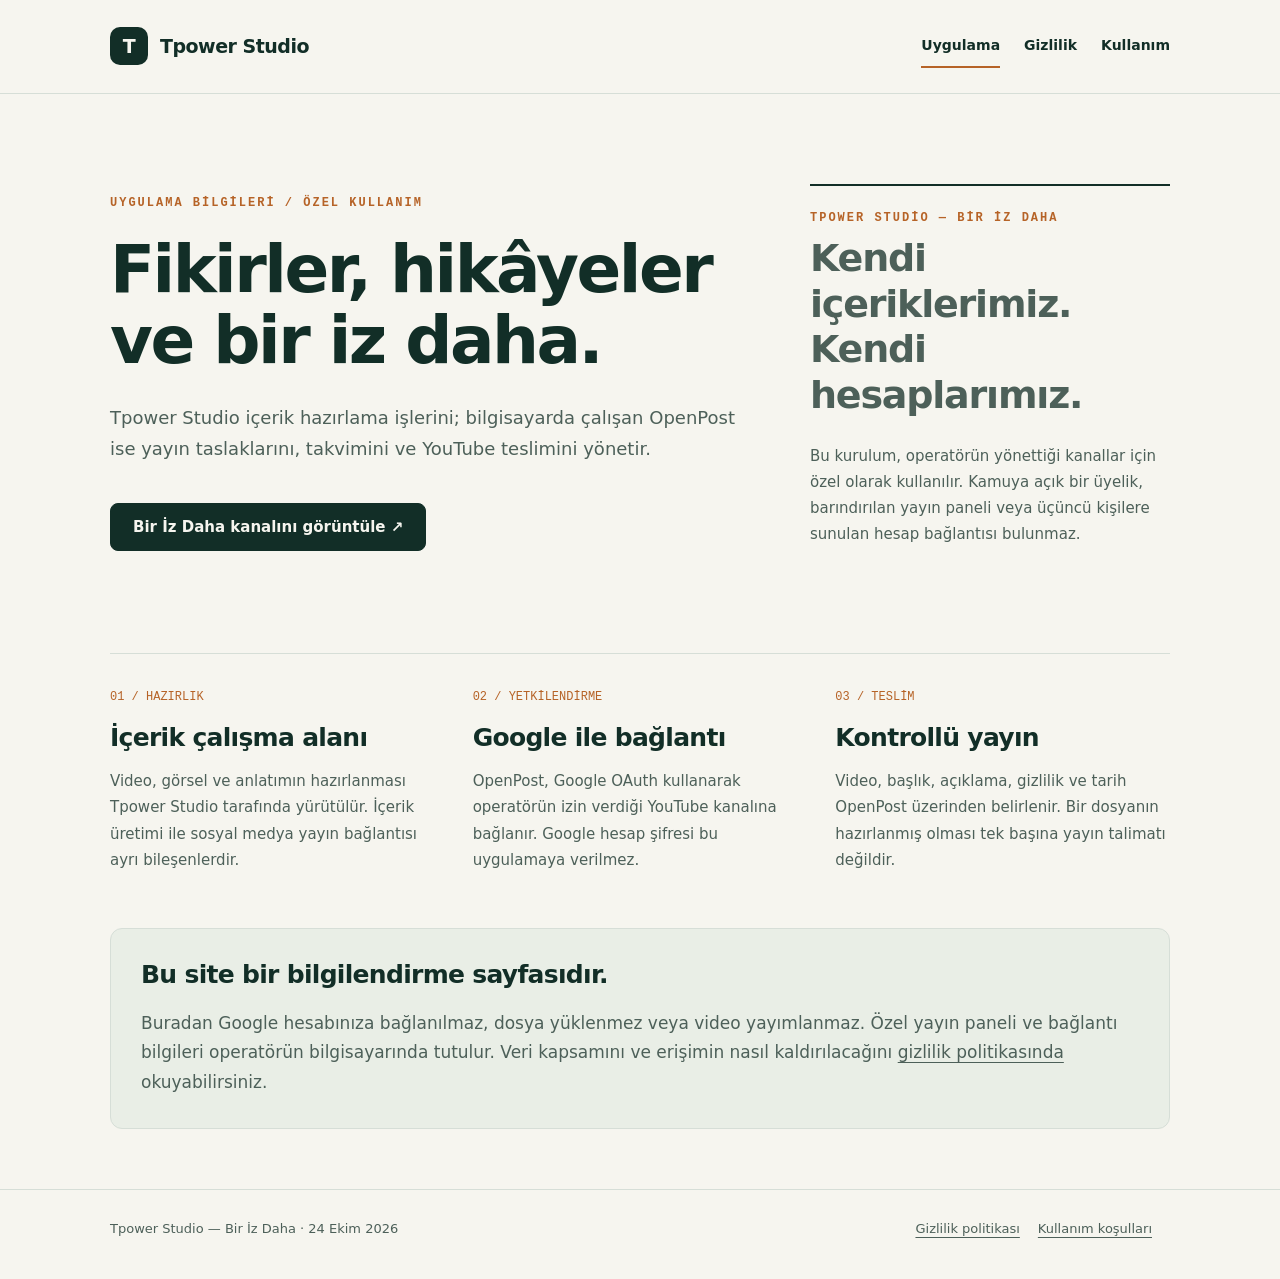
<file: index.html>
<!doctype html>
<html lang="tr"><head><meta charset="utf-8"><meta name="viewport" content="width=device-width,initial-scale=1"><meta name="description" content="Tpower Studio ve yerel OpenPost kurulumu hakkında uygulama, Google yetkilendirmesi ve veri kullanımı bilgileri."><meta name="referrer" content="strict-origin-when-cross-origin"><meta http-equiv="Content-Security-Policy" content="default-src 'self'; script-src 'none'; style-src 'self'; img-src 'self' data:; base-uri 'none'; form-action 'none'"><title>Özel üretim ve yayın çalışma alanı · Tpower Studio</title><link rel="stylesheet" href="styles.css"></head><body><a class="skip" href="#main">İçeriğe geç</a><header><div class="shell header"><a class="brand" href="index.html"><span class="mark" aria-hidden="true">T</span>Tpower Studio</a><nav class="nav" aria-label="Ana menü"><a href="index.html" aria-current="page">Uygulama</a><a href="privacy.html">Gizlilik</a><a href="terms.html">Kullanım</a></nav></div></header><main id="main" class="shell"><section class="hero"><div><div class="eyebrow">Uygulama bilgileri / özel kullanım</div><h1>Fikirler, hikâyeler<br>ve bir iz daha.</h1><p class="lead">Tpower Studio içerik hazırlama işlerini; bilgisayarda çalışan OpenPost ise yayın taslaklarını, takvimini ve YouTube teslimini yönetir.</p><a class="action" href="https://www.youtube.com/@birizdahaa" rel="noopener noreferrer">Bir İz Daha kanalını görüntüle ↗</a></div><aside class="note"><div class="eyebrow">Tpower Studio — Bir İz Daha</div><p class="big">Kendi içeriklerimiz.<br>Kendi hesaplarımız.</p><p>Bu kurulum, operatörün yönettiği kanallar için özel olarak kullanılır. Kamuya açık bir üyelik, barındırılan yayın paneli veya üçüncü kişilere sunulan hesap bağlantısı bulunmaz.</p></aside></section><section class="row" aria-label="Uygulamanın görevleri"><article><div class="number">01 / HAZIRLIK</div><h2>İçerik çalışma alanı</h2><p>Video, görsel ve anlatımın hazırlanması Tpower Studio tarafında yürütülür. İçerik üretimi ile sosyal medya yayın bağlantısı ayrı bileşenlerdir.</p></article><article><div class="number">02 / YETKİLENDİRME</div><h2>Google ile bağlantı</h2><p>OpenPost, Google OAuth kullanarak operatörün izin verdiği YouTube kanalına bağlanır. Google hesap şifresi bu uygulamaya verilmez.</p></article><article><div class="number">03 / TESLİM</div><h2>Kontrollü yayın</h2><p>Video, başlık, açıklama, gizlilik ve tarih OpenPost üzerinden belirlenir. Bir dosyanın hazırlanmış olması tek başına yayın talimatı değildir.</p></article></section><section class="explain"><h2>Bu site bir bilgilendirme sayfasıdır.</h2><p>Buradan Google hesabınıza bağlanılmaz, dosya yüklenmez veya video yayımlanmaz. Özel yayın paneli ve bağlantı bilgileri operatörün bilgisayarında tutulur. Veri kapsamını ve erişimin nasıl kaldırılacağını <a href="privacy.html">gizlilik politikasında</a> okuyabilirsiniz.</p></section></main><footer><div class="shell footer"><span>Tpower Studio — Bir İz Daha · 24 Ekim 2026</span><span><a href="privacy.html">Gizlilik politikası</a><a href="terms.html">Kullanım koşulları</a></span></div></footer></body></html>
</file>
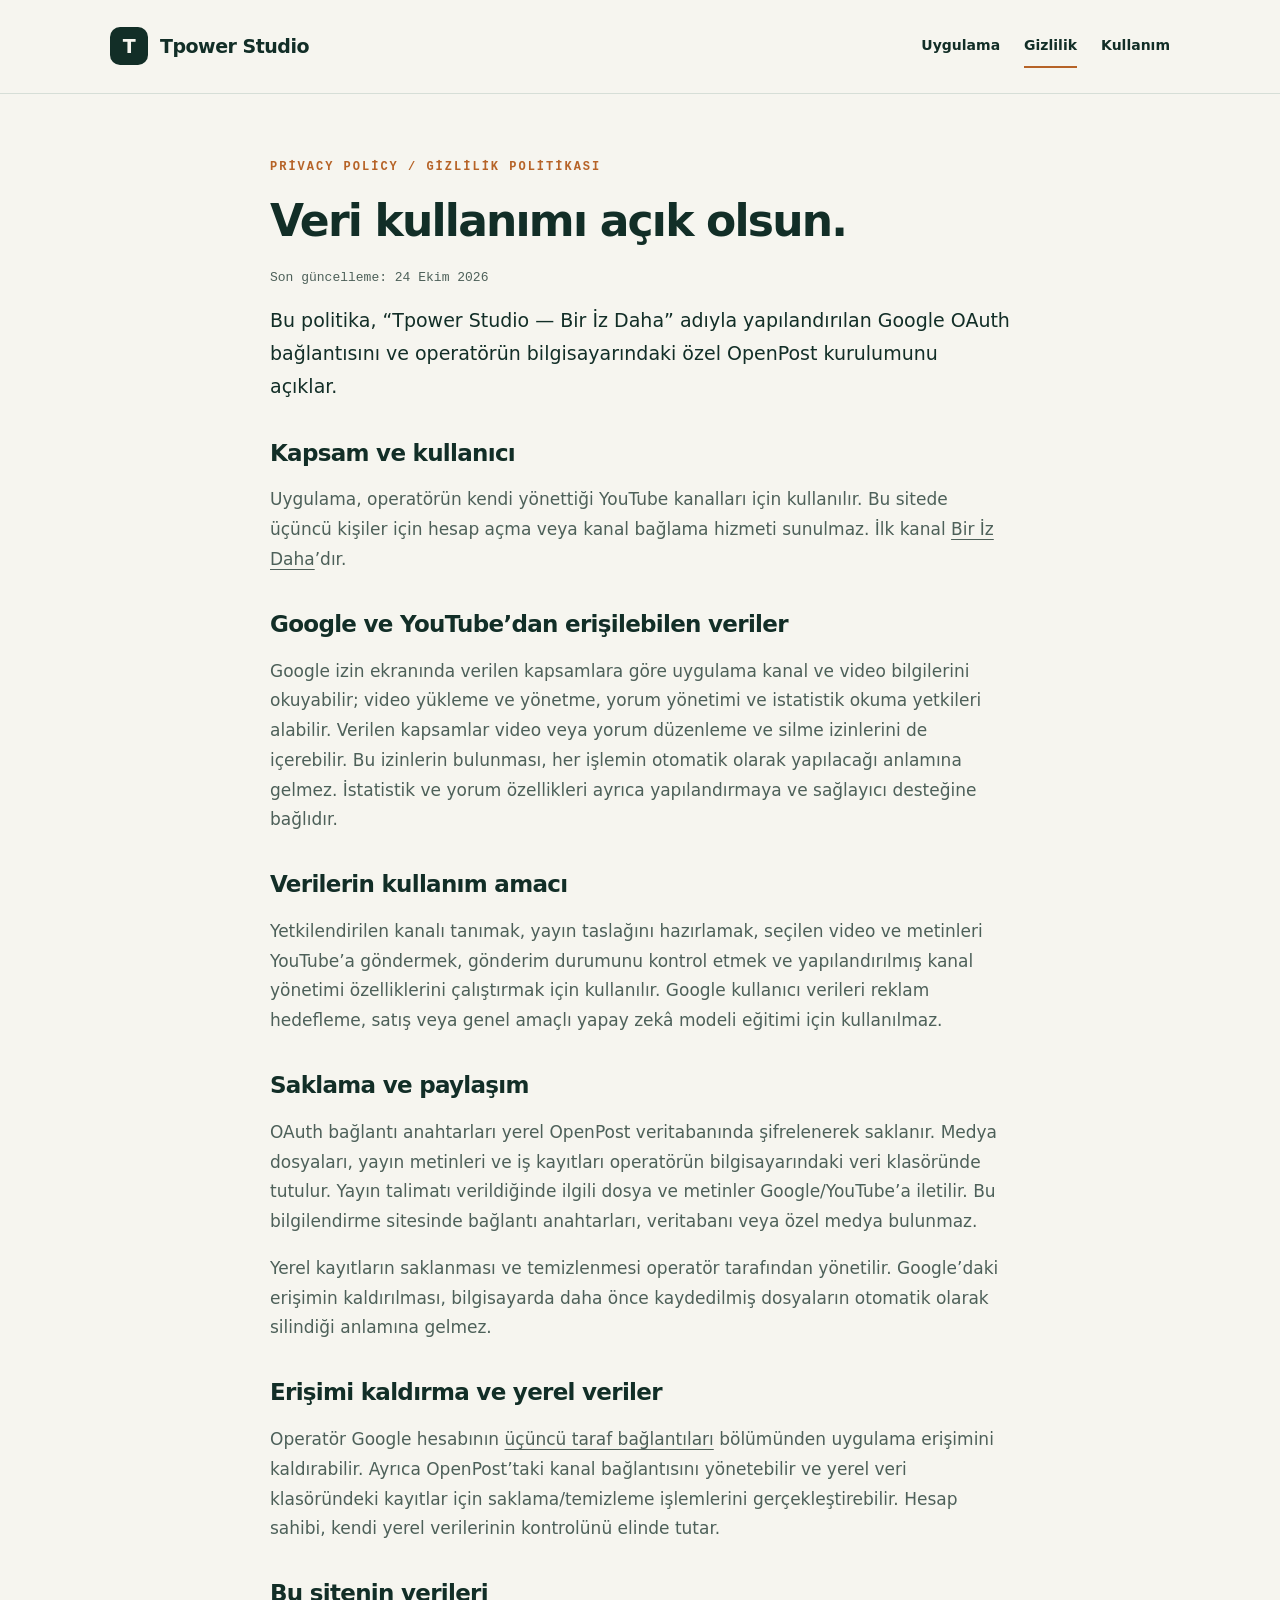
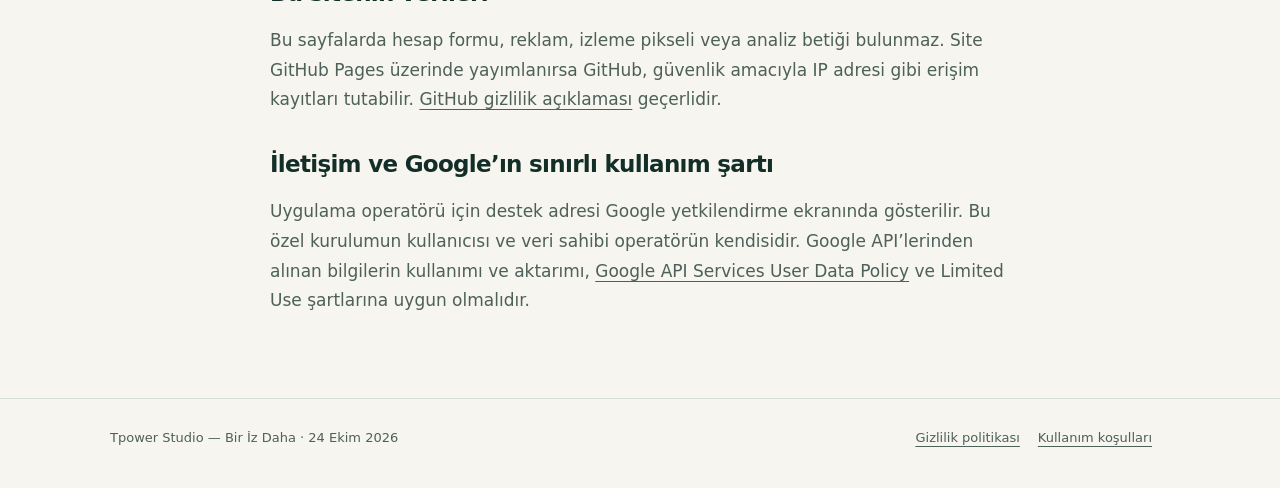
<file: privacy.html>
<!doctype html>
<html lang="tr"><head><meta charset="utf-8"><meta name="viewport" content="width=device-width,initial-scale=1"><meta name="description" content="Özel Tpower Studio ve OpenPost kurulumunun Google/YouTube veri kullanımı ve saklama bilgileri."><meta name="referrer" content="strict-origin-when-cross-origin"><meta http-equiv="Content-Security-Policy" content="default-src 'self'; script-src 'none'; style-src 'self'; img-src 'self' data:; base-uri 'none'; form-action 'none'"><title>Gizlilik politikası · Tpower Studio</title><link rel="stylesheet" href="styles.css"></head><body><a class="skip" href="#main">İçeriğe geç</a><header><div class="shell header"><a class="brand" href="index.html"><span class="mark" aria-hidden="true">T</span>Tpower Studio</a><nav class="nav" aria-label="Ana menü"><a href="index.html">Uygulama</a><a href="privacy.html" aria-current="page">Gizlilik</a><a href="terms.html">Kullanım</a></nav></div></header><main id="main" class="shell document"><div class="eyebrow">Privacy policy / gizlilik politikası</div><h1>Veri kullanımı açık olsun.</h1><p class="meta">Son güncelleme: 24 Ekim 2026</p><p class="intro">Bu politika, “Tpower Studio — Bir İz Daha” adıyla yapılandırılan Google OAuth bağlantısını ve operatörün bilgisayarındaki özel OpenPost kurulumunu açıklar.</p><h2>Kapsam ve kullanıcı</h2><p>Uygulama, operatörün kendi yönettiği YouTube kanalları için kullanılır. Bu sitede üçüncü kişiler için hesap açma veya kanal bağlama hizmeti sunulmaz. İlk kanal <a href="https://www.youtube.com/@birizdahaa" rel="noopener noreferrer">Bir İz Daha</a>’dır.</p><h2>Google ve YouTube’dan erişilebilen veriler</h2><p>Google izin ekranında verilen kapsamlara göre uygulama kanal ve video bilgilerini okuyabilir; video yükleme ve yönetme, yorum yönetimi ve istatistik okuma yetkileri alabilir. Verilen kapsamlar video veya yorum düzenleme ve silme izinlerini de içerebilir. Bu izinlerin bulunması, her işlemin otomatik olarak yapılacağı anlamına gelmez. İstatistik ve yorum özellikleri ayrıca yapılandırmaya ve sağlayıcı desteğine bağlıdır.</p><h2>Verilerin kullanım amacı</h2><p>Yetkilendirilen kanalı tanımak, yayın taslağını hazırlamak, seçilen video ve metinleri YouTube’a göndermek, gönderim durumunu kontrol etmek ve yapılandırılmış kanal yönetimi özelliklerini çalıştırmak için kullanılır. Google kullanıcı verileri reklam hedefleme, satış veya genel amaçlı yapay zekâ modeli eğitimi için kullanılmaz.</p><h2>Saklama ve paylaşım</h2><p>OAuth bağlantı anahtarları yerel OpenPost veritabanında şifrelenerek saklanır. Medya dosyaları, yayın metinleri ve iş kayıtları operatörün bilgisayarındaki veri klasöründe tutulur. Yayın talimatı verildiğinde ilgili dosya ve metinler Google/YouTube’a iletilir. Bu bilgilendirme sitesinde bağlantı anahtarları, veritabanı veya özel medya bulunmaz.</p><p>Yerel kayıtların saklanması ve temizlenmesi operatör tarafından yönetilir. Google’daki erişimin kaldırılması, bilgisayarda daha önce kaydedilmiş dosyaların otomatik olarak silindiği anlamına gelmez.</p><h2>Erişimi kaldırma ve yerel veriler</h2><p>Operatör Google hesabının <a href="https://myaccount.google.com/connections" rel="noopener noreferrer">üçüncü taraf bağlantıları</a> bölümünden uygulama erişimini kaldırabilir. Ayrıca OpenPost’taki kanal bağlantısını yönetebilir ve yerel veri klasöründeki kayıtlar için saklama/temizleme işlemlerini gerçekleştirebilir. Hesap sahibi, kendi yerel verilerinin kontrolünü elinde tutar.</p><h2>Bu sitenin verileri</h2><p>Bu sayfalarda hesap formu, reklam, izleme pikseli veya analiz betiği bulunmaz. Site GitHub Pages üzerinde yayımlanırsa GitHub, güvenlik amacıyla IP adresi gibi erişim kayıtları tutabilir. <a href="https://docs.github.com/en/site-policy/privacy-policies/github-general-privacy-statement" rel="noopener noreferrer">GitHub gizlilik açıklaması</a> geçerlidir.</p><h2>İletişim ve Google’ın sınırlı kullanım şartı</h2><p>Uygulama operatörü için destek adresi Google yetkilendirme ekranında gösterilir. Bu özel kurulumun kullanıcısı ve veri sahibi operatörün kendisidir. Google API’lerinden alınan bilgilerin kullanımı ve aktarımı, <a href="https://developers.google.com/terms/api-services-user-data-policy" rel="noopener noreferrer">Google API Services User Data Policy</a> ve Limited Use şartlarına uygun olmalıdır.</p></main><footer><div class="shell footer"><span>Tpower Studio — Bir İz Daha · 24 Ekim 2026</span><span><a href="privacy.html">Gizlilik politikası</a><a href="terms.html">Kullanım koşulları</a></span></div></footer></body></html>
</file>
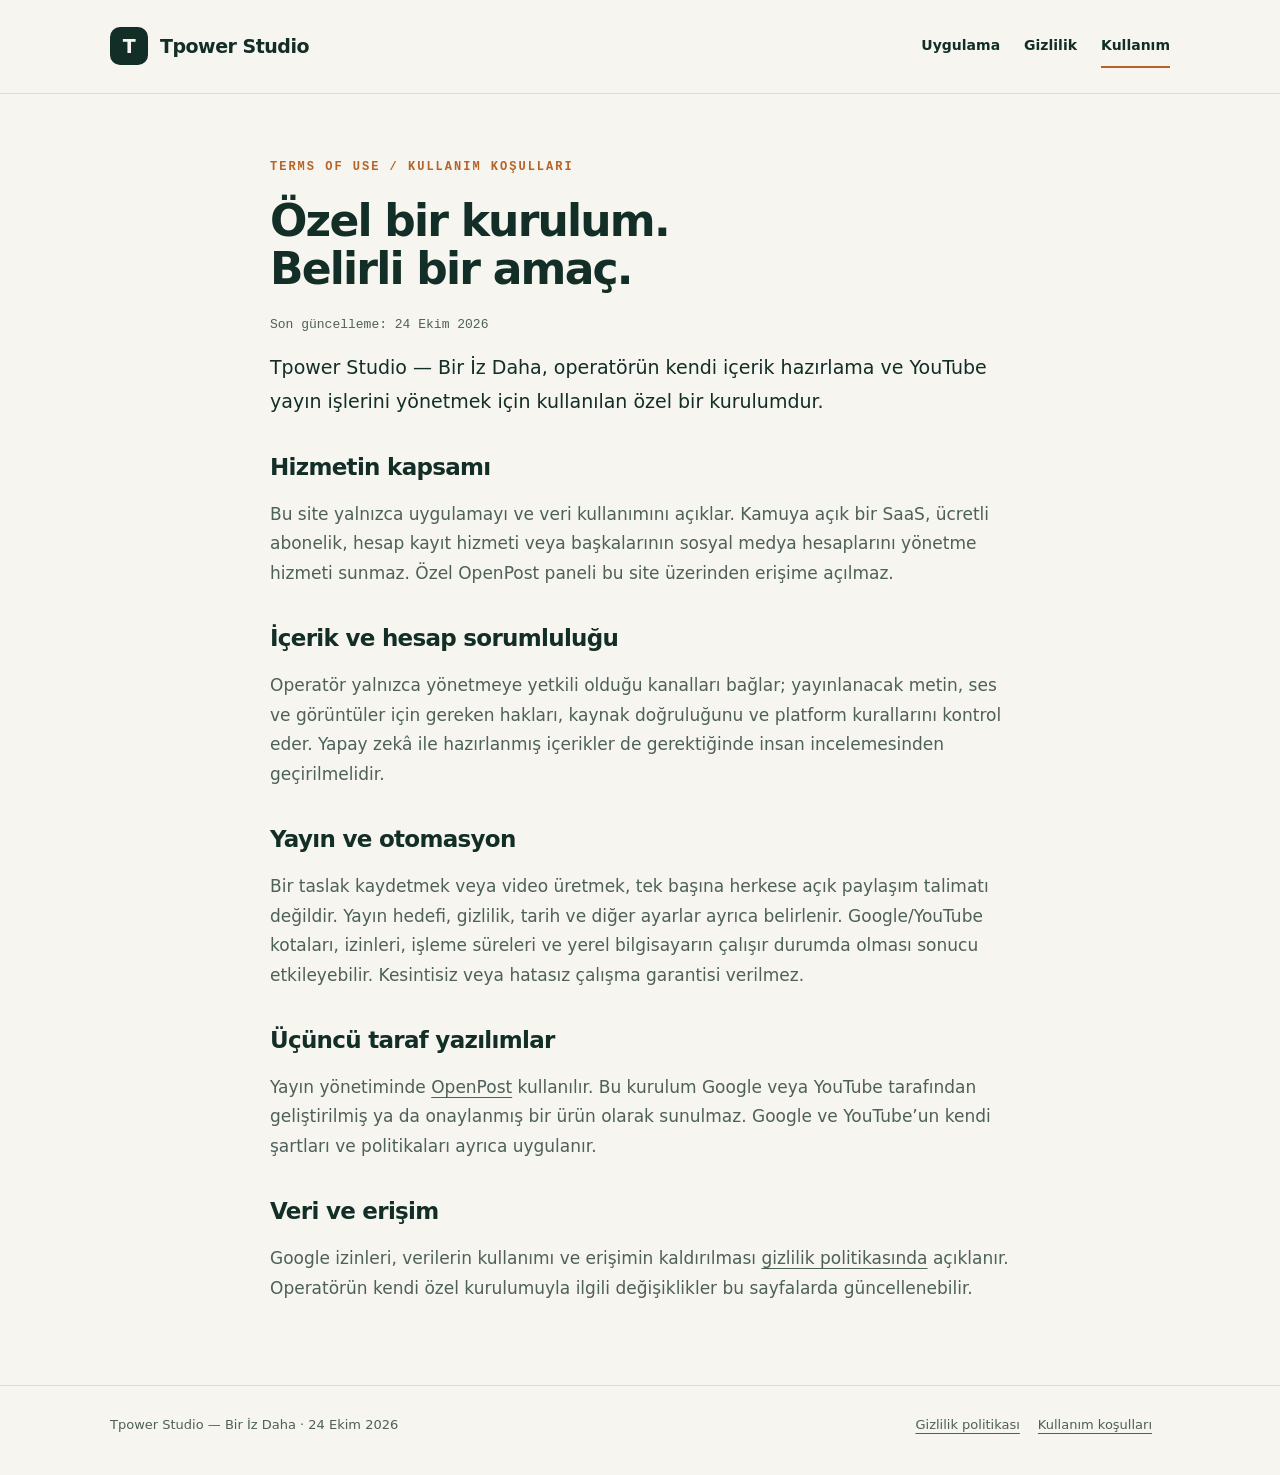
<file: terms.html>
<!doctype html>
<html lang="tr"><head><meta charset="utf-8"><meta name="viewport" content="width=device-width,initial-scale=1"><meta name="description" content="Tpower Studio özel yayın bağlantısının kullanım kapsamı ve sorumlulukları."><meta name="referrer" content="strict-origin-when-cross-origin"><meta http-equiv="Content-Security-Policy" content="default-src 'self'; script-src 'none'; style-src 'self'; img-src 'self' data:; base-uri 'none'; form-action 'none'"><title>Kullanım koşulları · Tpower Studio</title><link rel="stylesheet" href="styles.css"></head><body><a class="skip" href="#main">İçeriğe geç</a><header><div class="shell header"><a class="brand" href="index.html"><span class="mark" aria-hidden="true">T</span>Tpower Studio</a><nav class="nav" aria-label="Ana menü"><a href="index.html">Uygulama</a><a href="privacy.html">Gizlilik</a><a href="terms.html" aria-current="page">Kullanım</a></nav></div></header><main id="main" class="shell document"><div class="eyebrow">Terms of use / kullanım koşulları</div><h1>Özel bir kurulum.<br>Belirli bir amaç.</h1><p class="meta">Son güncelleme: 24 Ekim 2026</p><p class="intro">Tpower Studio — Bir İz Daha, operatörün kendi içerik hazırlama ve YouTube yayın işlerini yönetmek için kullanılan özel bir kurulumdur.</p><h2>Hizmetin kapsamı</h2><p>Bu site yalnızca uygulamayı ve veri kullanımını açıklar. Kamuya açık bir SaaS, ücretli abonelik, hesap kayıt hizmeti veya başkalarının sosyal medya hesaplarını yönetme hizmeti sunmaz. Özel OpenPost paneli bu site üzerinden erişime açılmaz.</p><h2>İçerik ve hesap sorumluluğu</h2><p>Operatör yalnızca yönetmeye yetkili olduğu kanalları bağlar; yayınlanacak metin, ses ve görüntüler için gereken hakları, kaynak doğruluğunu ve platform kurallarını kontrol eder. Yapay zekâ ile hazırlanmış içerikler de gerektiğinde insan incelemesinden geçirilmelidir.</p><h2>Yayın ve otomasyon</h2><p>Bir taslak kaydetmek veya video üretmek, tek başına herkese açık paylaşım talimatı değildir. Yayın hedefi, gizlilik, tarih ve diğer ayarlar ayrıca belirlenir. Google/YouTube kotaları, izinleri, işleme süreleri ve yerel bilgisayarın çalışır durumda olması sonucu etkileyebilir. Kesintisiz veya hatasız çalışma garantisi verilmez.</p><h2>Üçüncü taraf yazılımlar</h2><p>Yayın yönetiminde <a href="https://github.com/getopenpost/openpost" rel="noopener noreferrer">OpenPost</a> kullanılır. Bu kurulum Google veya YouTube tarafından geliştirilmiş ya da onaylanmış bir ürün olarak sunulmaz. Google ve YouTube’un kendi şartları ve politikaları ayrıca uygulanır.</p><h2>Veri ve erişim</h2><p>Google izinleri, verilerin kullanımı ve erişimin kaldırılması <a href="privacy.html">gizlilik politikasında</a> açıklanır. Operatörün kendi özel kurulumuyla ilgili değişiklikler bu sayfalarda güncellenebilir.</p></main><footer><div class="shell footer"><span>Tpower Studio — Bir İz Daha · 24 Ekim 2026</span><span><a href="privacy.html">Gizlilik politikası</a><a href="terms.html">Kullanım koşulları</a></span></div></footer></body></html>
</file>
<file: styles.css>
:root{color-scheme:light;--ink:#122e27;--muted:#4d6059;--paper:#f6f5ef;--line:#d6ded7;--accent:#b66327;--panel:#e9eee6}*{box-sizing:border-box}html{scroll-behavior:smooth}body{margin:0;background:var(--paper);color:var(--ink);font:17px/1.75 system-ui,-apple-system,BlinkMacSystemFont,"Segoe UI",sans-serif}a{color:inherit;text-underline-offset:4px}a:focus-visible{outline:3px solid var(--accent);outline-offset:5px}a:hover{color:var(--accent)}.skip{position:absolute;left:20px;top:-90px;background:var(--ink);color:white;padding:10px 18px;z-index:10}.skip:focus{top:12px}.shell{max-width:1120px;margin:auto;padding:0 30px}header{border-bottom:1px solid var(--line)}.header{display:flex;align-items:center;justify-content:space-between;gap:24px;padding-top:25px;padding-bottom:25px}.brand{display:flex;align-items:center;gap:12px;text-decoration:none;font-size:19px;font-weight:750;letter-spacing:-.5px}.mark{display:grid;place-items:center;width:38px;height:38px;background:var(--ink);color:var(--paper);border-radius:10px;font-weight:800}.nav{display:flex;gap:24px;flex-wrap:wrap}.nav a{font-size:14px;font-weight:600;text-decoration:none;padding:8px 0}.nav a[aria-current=page]{border-bottom:2px solid var(--accent)}.hero{display:grid;grid-template-columns:1.4fr .8fr;align-items:center;gap:70px;padding-top:90px;padding-bottom:90px}.eyebrow{font:600 12px/1.4 ui-monospace,monospace;letter-spacing:2px;text-transform:uppercase;color:var(--accent)}h1{font-size:clamp(37px,5.8vw,66px);font-weight:650;line-height:1.08;letter-spacing:-2.5px;margin:22px 0 25px;max-width:780px}h2{font-size:25px;line-height:1.3;letter-spacing:-.7px;margin:0 0 14px}h3{font-size:19px;margin:0 0 8px}.lead{color:var(--muted);max-width:650px;font-size:18px}.action{display:inline-flex;align-items:center;justify-content:center;min-height:48px;background:var(--ink);color:var(--paper);border:1px solid var(--ink);border-radius:8px;padding:9px 22px;text-decoration:none;font-size:15px;font-weight:600;margin-top:20px;transition:background .2s,color .2s}.action:hover{background:var(--paper);color:var(--ink)}.note{border-top:2px solid var(--ink);padding-top:24px}.note .big{font-size:38px;line-height:1.2;margin:10px 0 24px;font-weight:600;letter-spacing:-1.2px}.note p{font-size:15px;color:var(--muted)}.row{display:grid;grid-template-columns:repeat(3,1fr);gap:28px;border-top:1px solid var(--line);padding-top:36px;padding-bottom:55px}.number{font:12px ui-monospace,monospace;color:var(--accent);margin-bottom:18px}.row p{font-size:15px;color:var(--muted);margin:0}.explain{background:var(--panel);border:1px solid var(--line);padding:30px;border-radius:12px;margin-bottom:60px}.explain p{margin-bottom:0;color:var(--muted)}.document{max-width:800px;padding-top:65px;padding-bottom:65px}.document h1{font-size:44px;letter-spacing:-1.8px}.document h2{margin-top:35px;font-size:23px}.document p,.document li{color:var(--muted)}.document li+li{margin-top:8px}.document .intro{font-size:19px;color:var(--ink)}.meta{font:13px ui-monospace,monospace;color:var(--muted)}footer{border-top:1px solid var(--line);padding:28px 0 38px;color:var(--muted);font-size:13px}.footer{display:flex;justify-content:space-between;gap:20px;flex-wrap:wrap}.footer a{margin-right:18px}@media(max-width:760px){.shell{padding-left:22px;padding-right:22px}.header{align-items:flex-start;flex-direction:column;gap:12px}.nav{gap:20px}.hero{grid-template-columns:1fr;gap:36px;padding-top:50px;padding-bottom:45px}h1{letter-spacing:-1.6px}.row{grid-template-columns:1fr;gap:28px}.note .big{font-size:30px}.document{padding-top:40px}.document h1{font-size:36px}.explain{padding:22px}}@media(prefers-reduced-motion:reduce){html{scroll-behavior:auto}.action{transition:none}}
</file>
